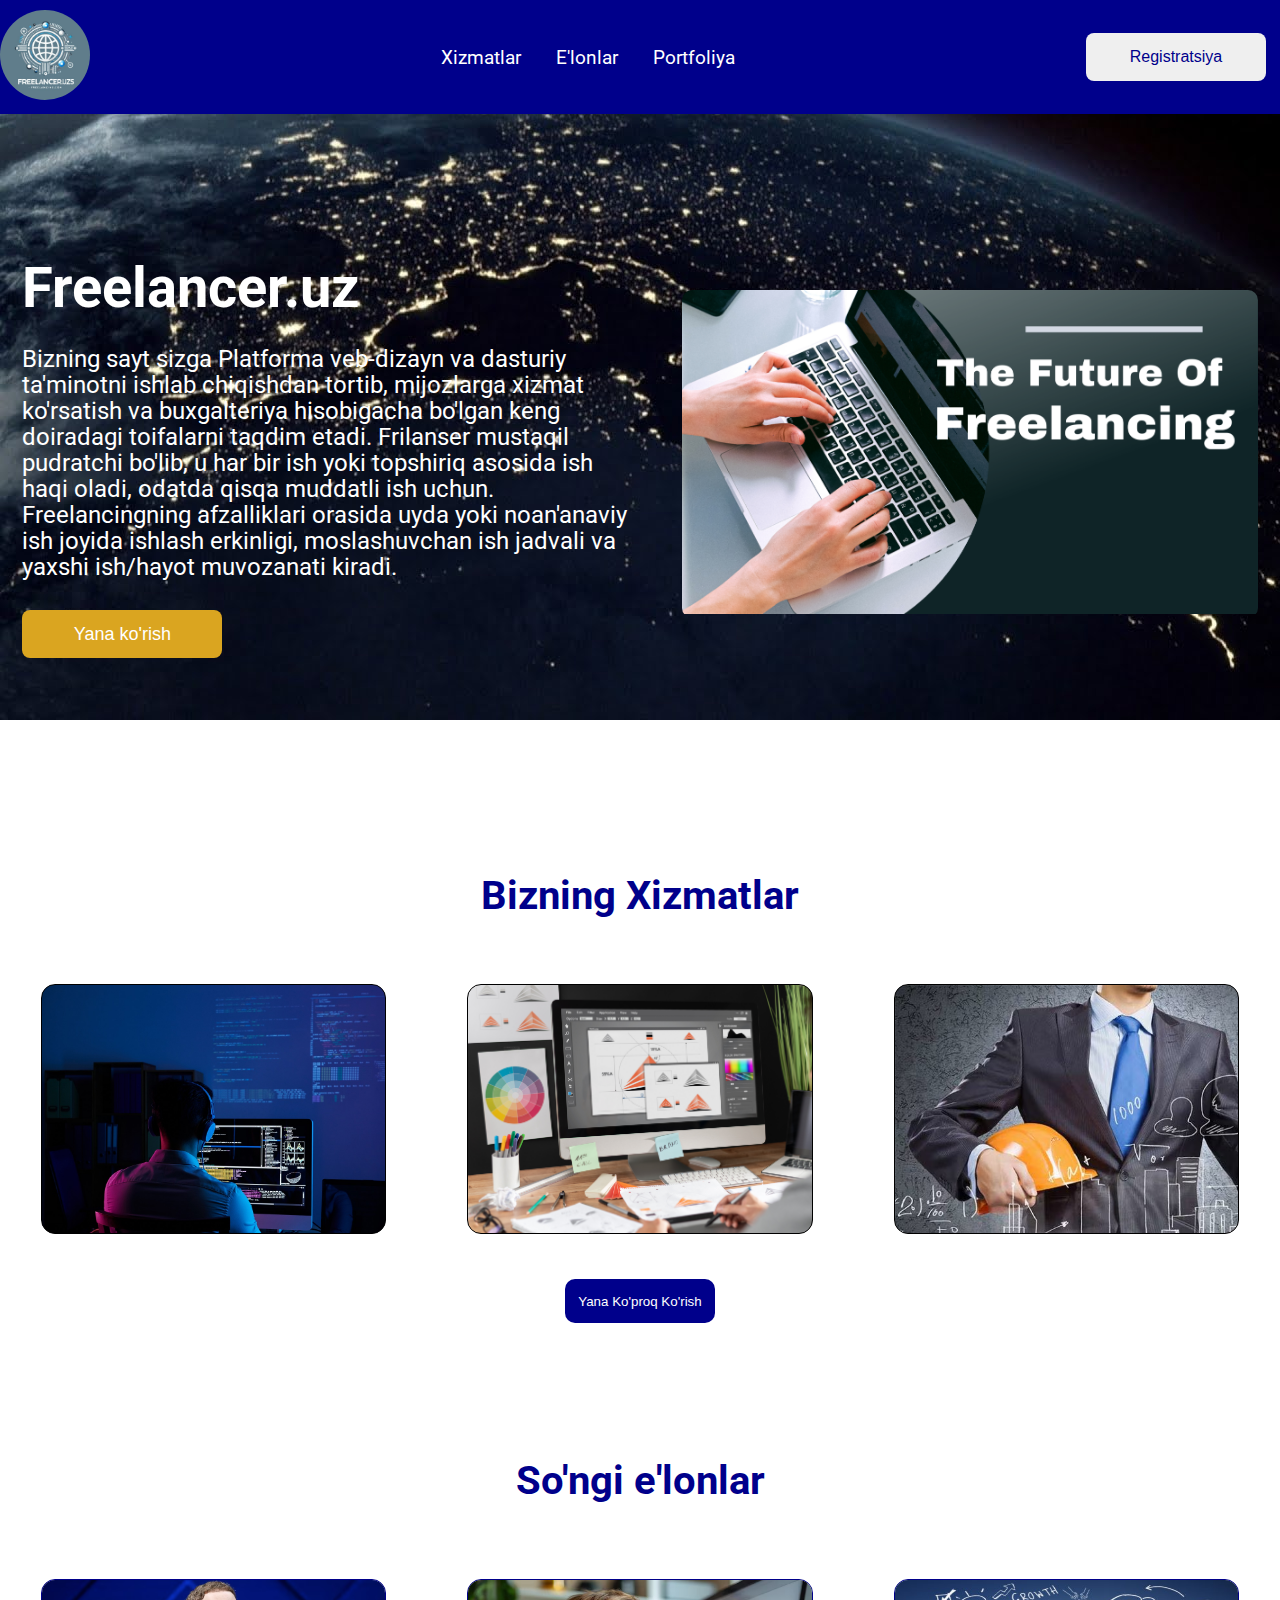
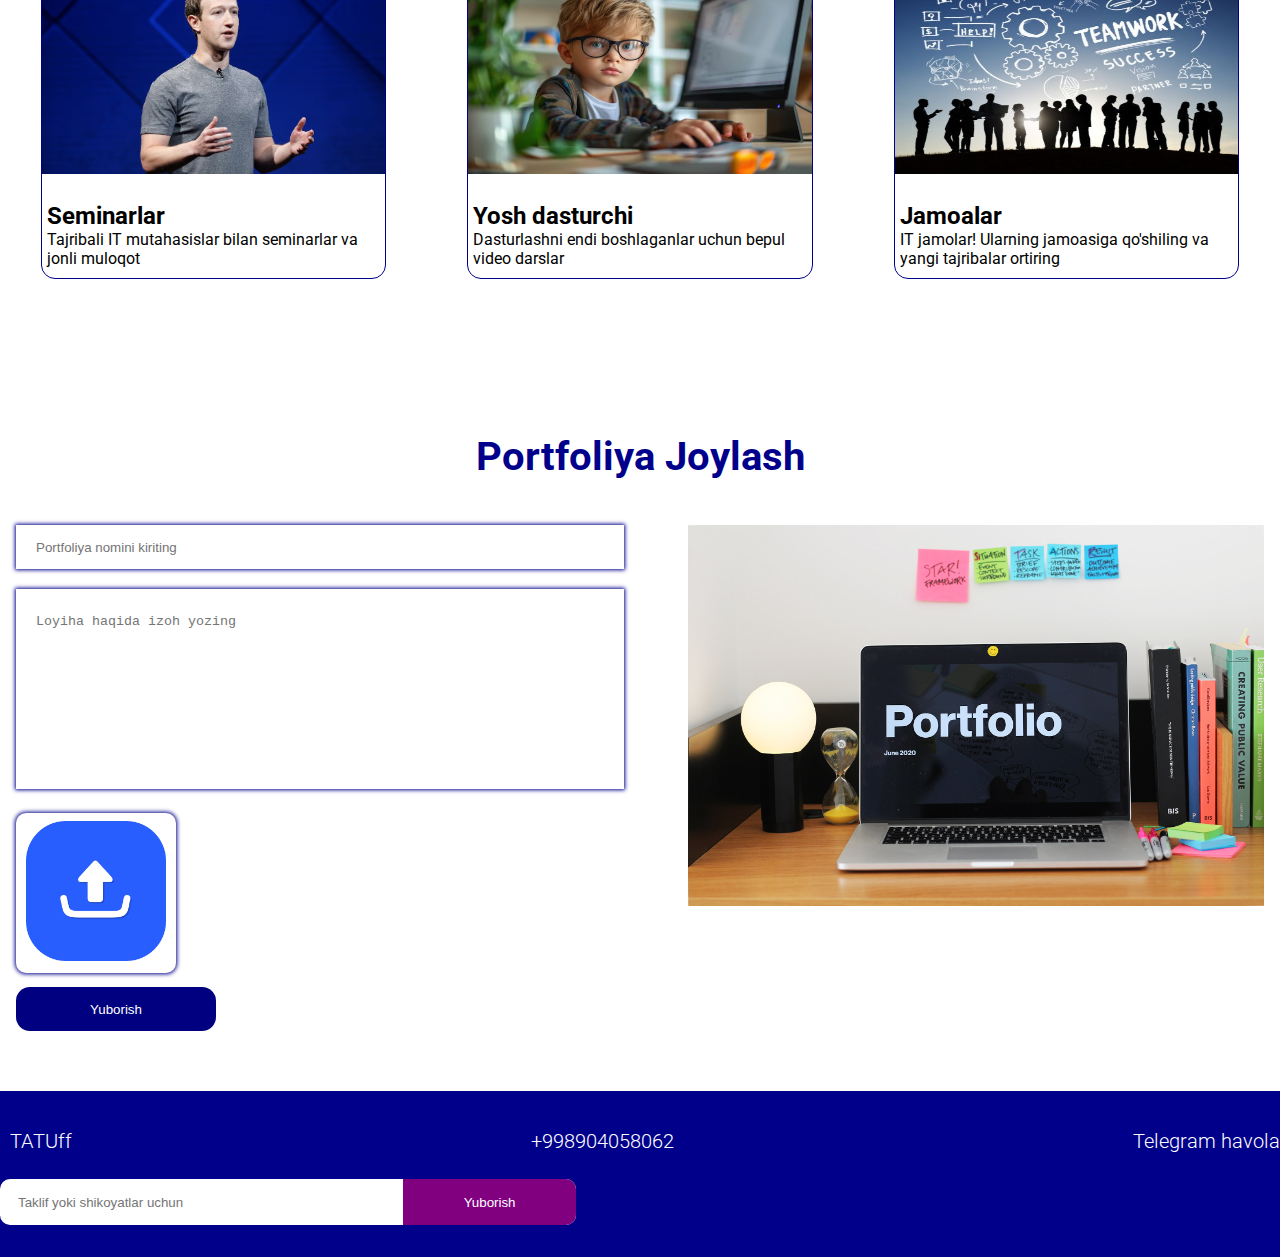
<file: 2-dedline(2)/index.html>
<!DOCTYPE html>
<html lang="en">

<head>
    <meta charset="UTF-8">
    <meta name="viewport" content="width=device-width, initial-scale=1.0">
    <title>Asosiy sahifa</title>
    <link rel="stylesheet" href="./css/style.css">
    <link rel="stylesheet" href="./css/media.css">

    <link rel="stylesheet" href="https://cdnjs.cloudflare.com/ajax/libs/font-awesome/6.7.0/css/all.min.css"
        integrity="sha512-9xKTRVabjVeZmc+GUW8GgSmcREDunMM+Dt/GrzchfN8tkwHizc5RP4Ok/MXFFy5rIjJjzhndFScTceq5e6GvVQ=="
        crossorigin="anonymous" referrerpolicy="no-referrer" />
</head>

<body>
    <header>
        <nav>
            <div class="container">
                <a href="#"> <img src="./img/logo1.jpg" alt=""></a>
                <ul>
                    <li><a href="#section1">Xizmatlar</a></li>
                    <li><a href="#section2">E'lonlar</a></li>
                    <li><a href="#section3">Portfoliya</a></li>
                </ul>
                <div>

                    <a href="./registratsiya.html"><button class="btn">Registratsiya</button>   
                    </a>
                    <div class="change_mod">
                        <i class="fa-solid fa-sun"></i>
                    </div>
                </div>

            </div>

            <button id="list_menu"> <i class="fa-solid fa-bars"></i></button>

        </nav>
        <div class="hero">
            <div class="container">
                <div id="modal">
                    <form action="">
                        <ul>
                            <li><a href="#section1">Xizmatlar</a></li>
                            <li><a href="#section2">E'lonlar</a></li>
                            <li><a href="#section3">Portfoliya</a></li>
                            <li><a href="./registratsiya.html">Registratsiya</a></li>
                        </ul>
                    </form>
                </div>
                <div class="hero_info">
                    <h2>Freelancer.uz</h2>
                    <p>Bizning sayt sizga Platforma veb-dizayn va dasturiy ta'minotni ishlab chiqishdan tortib,
                        mijozlarga xizmat ko'rsatish va buxgalteriya hisobigacha bo'lgan keng doiradagi toifalarni
                        taqdim etadi.

                        Frilanser mustaqil pudratchi bo'lib, u har bir ish yoki topshiriq asosida ish haqi oladi, odatda
                        qisqa muddatli ish uchun. Freelancingning afzalliklari orasida uyda yoki noan'anaviy ish joyida
                        ishlash erkinligi, moslashuvchan ish jadvali va yaxshi ish/hayot muvozanati kiradi.</p>
                    <button>Yana ko'rish</button>
                </div>
                <div class="hero_img">
                    <img src="./img/img1.png" alt="">
                </div>
            </div>
        </div>
    </header>
    <main>
        <section id="section1" class="section1">
            <div class="container">
                <h2 class="section_title">Bizning Xizmatlar</h2>
                <div class="block">
                    <div class="box box1">
                        <div class="box_info">
                            <h3>Dasturchilar</h3>
                            <p>Lorem ipsum dolor sit amet, consectetur adipisicing elit. Tempore, magnam tenetur hic et
                                harum error.</p>
                        </div>
                    </div>
                    <div class="box box2">
                        <div class="box_info">
                            <h3>Dizaynerlar</h3>
                            <p>Lorem ipsum dolor sit amet, consectetur adipisicing elit. Tempore, magnam tenetur hic et
                                harum error.</p>
                        </div>
                    </div>
                    <div class="box box3">
                        <div class="box_info">
                            <h3>Proyekt Menejeri</h3>
                            <p>Lorem ipsum dolor sit amet, consectetur adipisicing elit. Tempore, magnam tenetur hic et
                                harum error.</p>
                        </div>
                    </div>
                </div>
                <button>Yana Ko'proq Ko'rish</button>
            </div>
        </section>
        <section id="section2" class="section2">
            <div class="container">
                <h2 class="sec2_title">So'ngi e'lonlar</h2>


                <div class="elonlar">
                    <div class="elon">
                        <img src="./img/i1.avif" alt="">
                        <div class="elon_info">
                            <h2>Seminarlar</h2>
                            <p>Tajribali IT mutahasislar bilan seminarlar va jonli muloqot</p>
                        </div>
                    </div>
                    <div class="elon">
                        <img src="./img/i2.avif" alt="">
                        <div class="elon_info">
                            <h2>Yosh dasturchi</h2>
                            <p>Dasturlashni endi boshlaganlar uchun bepul video darslar</p>
                        </div>
                    </div>
                    <div class="elon">
                        <img src="./img/i3.jpg" alt="">
                        <div class="elon_info">
                            <h2>Jamoalar</h2>
                            <p>IT jamolar! Ularning jamoasiga qo'shiling va yangi tajribalar ortiring</p>
                        </div>
                    </div>
                </div>
            </div>
        </section>
        <section id="section3" class="section3">
            <div class="container">
                <h2 class="sec3_title">Portfoliya Joylash</h2>
                <div class="portfolio">
                    <div class="port_info">
                        <input class="text" type="text" placeholder="Portfoliya nomini kiriting"><br>
                        <textarea class="coment" name="" id="" cols="30" rows="10"
                            placeholder="Loyiha haqida izoh yozing"></textarea><br>

                        <div class="file"><input type="file" id="file"><br>
                            <label for="file"><img src="./img/plus.webp" alt=""></label>
                        </div>
                        <button>Yuborish</button>
                    </div>
                    <img src="./img/p1.jpg" alt="">
                </div>
            </div>
        </section>
    </main>
    <footer>
        <div class="f_up">
            <div class="container">
                <div><a href="https://www.google.com/maps/place/Tatuff/@40.3647971,71.7724425,17z/data=!3m1!4b1!4m6!3m5!1s0x38bb84ba1d76a659:0x7bc998c6a195e3d5!8m2!3d40.3647971!4d71.7750174!16s%2Fg%2F11g6qdrs6l?entry=ttu&g_ep=EgoyMDI0MTExOC4wIKXMDSoASAFQAw%3D%3D"
                        target="_blank"><i class="fa-solid fa-location-dot"></i>
                        <h3>TATUff</h3>
                    </a></div>
                <div><a href=""><i class="fa-solid fa-phone"></i>
                        <h3>+998904058062</h3>
                    </a></div>
                <div><a href="https://t.me/Adhamjonov_Aliakbar" target="_blank"><i class="fa-brands fa-telegram"></i>
                        <h3>Telegram havola</h3>
                    </a></div>
            </div>
        </div>
        <div class="f_down">
            <div class="container">
                <div class="massage">
                    <input type="text" placeholder="Taklif yoki shikoyatlar uchun">
                    <button>Yuborish</button>
                </div>
                <div class="social">
                    <a href="https://t.me/Adhamjonov_Aliakbar" target="_blank"><i class="fa-brands fa-telegram"></i></a>
                    <a href="" target="_blank"><i class="fa-brands fa-facebook"></i></a>
                    <a href="" target="_blank"><i class="fa-brands fa-instagram"></i></a>
                    <a href="" target="_blank"><i class="fa-brands fa-twitter"></i></a>
                </div>
            </div>
        </div>
    </footer>
    <script src="./js/script.js" defer></script>
</body>

</html>
</file>
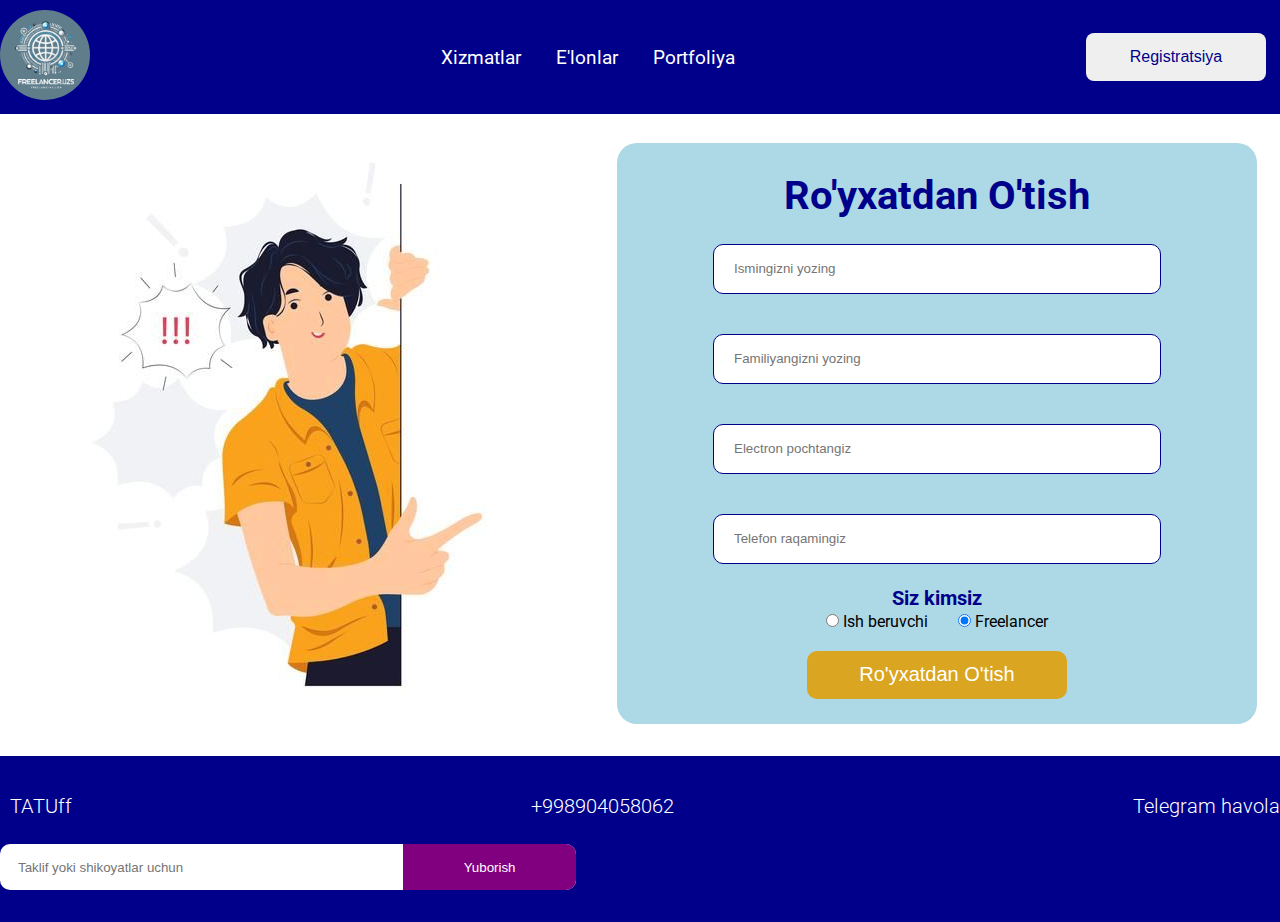
<file: 2-dedline(2)/registratsiya.html>
<!DOCTYPE html>
<html lang="en">

<head>
    <meta charset="UTF-8">
    <meta name="viewport" content="width=device-width, initial-scale=1.0">
    <title>Registratsiya</title>
    <link rel="stylesheet" href="./css/style.css">
    <link rel="stylesheet" href="./css/media.css">
    <link rel="stylesheet" href="https://cdnjs.cloudflare.com/ajax/libs/font-awesome/6.7.0/css/all.min.css"
        integrity="sha512-9xKTRVabjVeZmc+GUW8GgSmcREDunMM+Dt/GrzchfN8tkwHizc5RP4Ok/MXFFy5rIjJjzhndFScTceq5e6GvVQ=="
        crossorigin="anonymous" referrerpolicy="no-referrer" />
</head>

<body>
    <header>
        <nav>
            <div class="container">
                <a href="#"> <img src="./img/logo1.jpg" alt=""></a>
                <ul>
                    <li><a href="#section1">Xizmatlar</a></li>
                    <li><a href="#section2">E'lonlar</a></li>
                    <li><a href="#section3">Portfoliya</a></li>
                </ul>
                <div>

                    <a href="./registratsiya.html"><button class="btn">Registratsiya</button>   
                    </a>
                    <div class="change_mod">
                        <i class="fa-solid fa-sun"></i>
                    </div>
                </div>

            </div>

            <button id="list_menu"> <i class="fa-solid fa-bars"></i></button>

        </nav>
        <div class="hero_reg">
            <div class="container">
                <div id="modal">
                    <form action="">
                        <ul>
                            <li><a href="./index.html#section1">Xizmatlar</a></li>
                            <li><a href="./index.html#section2">E'lonlar</a></li>
                            <li><a href="./index.html#section3">Portfoliya</a></li>
                            <li><a href="./registratsiya.html">Registratsiya</a></li>
                        </ul>
                    </form>
                </div>
            </div>
        </div>
    </header>
    <main>
        <section class="section4">
            <div class="container">
                <img src="./img/HomePageImgAvatar.jpg" alt="">
                <div class="reg_info">
                    <h2 class="reg_title">Ro'yxatdan O'tish</h2>
                    <input class="oddiy" type="text" placeholder="Ismingizni yozing"><br>
                    <input class="oddiy" type="text" placeholder="Familiyangizni yozing"><br>
                    <input class="oddiy" type="email" placeholder="Electron pochtangiz"><br>
                    <input class="oddiy" type="tel" placeholder="Telefon raqamingiz">


                    <h4 class="change_name">Siz kimsiz</h4>
                    <div class="radios">
                        <div><input  id="Ish beruvchi" type="radio" name="radio">
                            <label for="Ish beruvchi">Ish beruvchi</label>
                        </div>
                        <div><input id="Freelancer" type="radio" name="radio" checked>
                            <label for="Freelancer">Freelancer</label>
                        </div>
                    </div>
                    <button>Ro'yxatdan O'tish</button>
                </div>
            </div>
        </section>
    </main>
    <footer>
        <div class="f_up">
            <div class="container">
                <div><a href="https://www.google.com/maps/place/Tatuff/@40.3647971,71.7724425,17z/data=!3m1!4b1!4m6!3m5!1s0x38bb84ba1d76a659:0x7bc998c6a195e3d5!8m2!3d40.3647971!4d71.7750174!16s%2Fg%2F11g6qdrs6l?entry=ttu&g_ep=EgoyMDI0MTExOC4wIKXMDSoASAFQAw%3D%3D" target="_blank"><i class="fa-solid fa-location-dot"></i>
                        <h3>TATUff</h3>
                    </a></div>
                <div><a href=""><i class="fa-solid fa-phone"></i>
                        <h3>+998904058062</h3>
                    </a></div>
                <div><a href="https://t.me/Adhamjonov_Aliakbar" target="_blank"><i class="fa-brands fa-telegram"></i>
                        <h3>Telegram havola</h3>
                    </a></div>
            </div>
        </div>
        <div class="f_down">
            <div class="container">
                <div class="massage">
                    <input type="text" placeholder="Taklif yoki shikoyatlar uchun">
                    <button>Yuborish</button>
                </div>
                <div class="social">
                    <a href="https://t.me/Adhamjonov_Aliakbar" target="_blank"><i class="fa-brands fa-telegram"></i></a>
                    <a href="" target="_blank"><i class="fa-brands fa-facebook"></i></a>
                    <a href="" target="_blank"><i class="fa-brands fa-instagram"></i></a>
                    <a href="" target="_blank"><i class="fa-brands fa-twitter"></i></a>
                </div>
            </div>
        </div>
    </footer>
    <script src="./js/script.js" defer></script>
</body>

</html>
</file>
<file: 2-dedline(2)/css/style.css>
@import url('https://fonts.googleapis.com/css2?family=Ibarra+Real+Nova:ital,wght@0,400..700;1,400..700&family=Inter:ital,opsz,wght@0,14..32,100..900;1,14..32,100..900&family=Lato:ital,wght@0,100;0,300;0,400;0,700;0,900;1,100;1,300;1,400;1,700;1,900&family=Montserrat:ital,wght@0,100..900;1,100..900&family=Nunito+Sans:ital,opsz,wght@0,6..12,200..1000;1,6..12,200..1000&family=Poppins:ital,wght@0,100;0,200;0,300;0,400;0,500;0,600;0,700;0,800;0,900;1,100;1,200;1,300;1,400;1,500;1,600;1,700;1,800;1,900&family=Roboto:ital,wght@0,100;0,300;0,400;0,500;0,700;0,900;1,100;1,300;1,400;1,500;1,700;1,900&display=swap');

* {
    margin: 0;
    padding: 0;
    box-sizing: border-box;
}

.container {
    max-width: 1300px;
    margin: 0 auto;
    font-family: "Roboto", sans-serif;
}

nav {
    background-color: darkblue;
    position: fixed;
    width: 100%;
    z-index: 45;
}

nav .container {
    display: flex;
    align-items: center;
    justify-content: space-between;
    padding: 10px 0px;
    position: relative;
}

nav div {
    display: flex;
    align-items: center;
}



nav .container i {
    font-size: 30px;
    /* display: none; */
    color: white;
    margin-left: 14px;
}

nav img {
    width: 90px;
    border-radius: 50%;
}

nav h2 {
    color: white;
    font-size: 42px;
    line-height: 60px;
    font-weight: 800;
}

nav .btn {
    width: 180px;
    height: 48px;
    border: none;
    border-radius: 8px;
    font-size: 16px;
    color: darkblue;
    position: relative;
    overflow: hidden;
}

nav .btn::after {
    content: "Registratsiya";
    width: 0;
    height: 100%;
    position: absolute;
    background-color: goldenrod;
    top: 0;
    left: 0;
    color: white;
    display: flex;
    align-items: center;
    justify-content: center;
    transition: all 1s ease;
    z-index: -1;
}

nav .btn:hover::after {
    cursor: pointer;
    width: 100%;
    z-index: 1;
}


.hero {
    background: url("../img/maxresdefault.jpg");
    background-repeat: no-repeat;
    background-size: 100%;
    background-position: left top;
}

.hero .container {
    padding: 250px 0px 110px 0px;
    display: flex;
    align-items: center;
    justify-content: space-around;
    position: relative;
}

nav ul {
    display: flex;
    gap: 35px;
    list-style: none;
}

nav ul a {
    font-size: 19px;
    text-decoration: none;
    text-transform: capitalize;
    color: white;
    font-weight: 400;
    transition: all .3s ease;
}

#list_menu {
    width: 46px;
    height: 46px;
    background: black;
    color: white;
    display: none;
    position: absolute;
    top: 9px;
    right: 50px;
    border: none;
    border-radius: 6px;
}

#modal {
    width: 100%;
    position: fixed;
    z-index: 2;
    background-color: rgba(0, 0, 0, 0.54);
    height: 100vh;
    display: flex;
    align-items: center;
    justify-content: center;
    /* position: relative; */
    display: none;
}

#modal form {
    top: 210px;
    right: 0;
    position: absolute;
    background-color: white;
    width: 90%;
    height: 320px;
    display: flex;
    align-items: center;
    justify-content: center;
    border-radius: 20px;
}

#modal form ul {
    list-style: none;
}

#modal form ul a {
    line-height: 35px;
    color: black;
    font-size: 20px;
    text-decoration: none;
    text-transform: capitalize;
}

#modal form button {
    background-color: blue;
    color: white;
    width: 100px;
    height: 40px;
    border: none;
    border-radius: 10px;
}

nav ul a:hover {
    color: goldenrod;
}

.hero_info {
    width: 48%;
    color: white;
}

.hero_info h2 {
    font-size: 56px;
    line-height: 76px;
    margin-bottom: 20px;
    font-weight: 700;
    transition: all .5s ease;
}

.hero_info h2:hover {
    color: gold;
}

.hero_info p {
    font-size: 24px;
    line-height: 26px;
    font-weight: 400;
    transition: all .4s ease;
}

.hero_info p:hover {
    color: goldenrod;
}

.hero_info button {
    width: 200px;
    height: 48px;
    border: none;
    border-radius: 8px;
    color: white;
    background-color: goldenrod;
    font-size: 18px;
    margin-top: 30px;
    position: relative;
    overflow: hidden;
}

.hero_info button::after {
    content: "Yana ko'rish";
    width: 10px;
    height: 100%;
    position: absolute;
    background-color: darkblue;
    top: 0;
    left: 0;
    color: white;
    display: flex;
    align-items: center;
    justify-content: center;
    transition: all .9s ease;
    z-index: -2;
}

.hero_info button:hover::after {
    cursor: pointer;
    width: 100%;
    z-index: 2;
}

.hero_img {
    width: 45%;
    border-radius: 10px;
    overflow: hidden;
    transition: all .4s ease;
}

.hero_img:hover {
    transform: scale(1.05);
}

.hero_img img {
    width: 100%;
}

.section1 .container {
    padding: 100px 0px 30px 0px;
}

.section_title {
    text-align: center;
    color: darkblue;
    font-size: 40px;
    line-height: 56px;
    font-weight: 700;
}

.section1 .block {
    display: flex;
    align-items: center;
    justify-content: space-around;
    margin: 60px 0px 45px 0px;
}

.section1 .block .box {
    width: 27%;
    height: 250px;
    border: 1px solid black;
    overflow: hidden;
    position: relative;
    border-radius: 14px;
}

.block .box .box_info {
    height: 100%;
    position: absolute;
    bottom: -100%;
    transition: all .7s ease;
    backdrop-filter: blur(6px);
    color: goldenrod;
    padding: 140px 10px 10px;
    text-align: left;
    width: 100%;
}

.block .box:hover .box_info {
    bottom: 0;
}

.box1 {
    background: url("../img/b1.jpg");
    background-size: 120%;
    background-repeat: no-repeat;
}

.box2 {
    background: url("../img/b3.jpg");
    background-size: 120%;
    background-repeat: no-repeat;
}

.box_info h3 {
    margin-bottom: 10px;
    font-size: 24px;
}

.box3 {
    background: url("../img/b4.avif");
    background-size: 180%;
    background-repeat: no-repeat;
}

.section1 {
    text-align: center;
}

.section1 button {
    width: 150px;
    height: 44px;
    background-color: darkblue;
    color: white;
    border: none;
    border-radius: 10px;
    transition: all .3s ease;
}

.section1 button:hover {
    box-shadow: 0px 0px 5px 2px goldenrod;
    transform: scale(1.05);
}

.section2 .container {
    padding: 100px 0px 90px 0px;
}

.section2 .sec2_title {
    text-align: center;
    color: darkblue;
    font-size: 40px;
    line-height: 56px;
}

.section2 .elonlar {
    display: flex;
    align-items: center;
    justify-content: space-around;
    margin-top: 70px;
}

.elonlar .elon {
    width: 27%;
    text-align: left;
    height: 300px;
    border: 1px solid darkblue;
    position: relative;
    border-radius: 14px;
    overflow: hidden;
    transition: all .4s ease;
}

.elonlar .elon img {
    width: 100%;
    height: 65%;
}

.elon .elon_info {
    padding: 10px 5px;
    position: absolute;
    bottom: 0;
}

.elon:hover {
    transform: scale(1.05);
}

.sec3_title {
    text-align: center;
    font-size: 40px;
    line-height: 56px;
    font-weight: 700;
    color: darkblue;
    margin-bottom: 40px;
}

.section3 .container {
    padding: 60px 0px;
}

.section3 .container .portfolio {
    display: flex;
    align-items: start;
    justify-content: space-around;
}

.portfolio img {
    width: 45%;
    transition: all .4s ease;
}

.portfolio img:hover {
    transform: scale(.98);
}

.port_info {
    width: 50%;
}

.port_info .text {
    width: 95%;
    margin: 0px 30px 20px 0px;
    height: 44px;
    border: none;
    box-shadow: 0px 0px 4px 1px darkblue;
    padding: 10px 20px;
    outline: none;
}

.port_info .coment {
    width: 95%;
    padding: 25px 20px;
    border: none;
    box-shadow: 0px 0px 4px 1px darkblue;
    outline: none;
    resize: none;
    overflow-y: auto;
}

.port_info .file {
    width: 160px;
    height: 160px;
    overflow: hidden;
    position: relative;
    border-radius: 10px;
    display: flex;
    align-items: center;
    justify-content: center;
    margin-top: 20px;
    box-shadow: 0px 0px 4px 1px darkblue;
    padding: 10px;
    outline: none;
}

.port_info button {
    width: 200px;
    height: 44px;
    border: none;
    border-radius: 14px;
    margin-top: 14px;
    background-color: navy;
    color: white;
    transition: all .4s ease;
}

.port_info button:hover {
    cursor: pointer;
    transform: scale(1.06);
}

.file input {
    position: absolute;
    top: -100%;
}

.port_info .file img {
    width: 100%;
}

footer {
    background-color: darkblue;
    padding: 22px 0px;
}

.f_up .container {
    padding: 15px 0px;
    display: flex;
    align-items: center;
    justify-content: space-between;
}

.f_up a {
    text-decoration: none;
    display: flex;
    align-items: center;
    gap: 10px;
    color: white;
}

.f_up a h3 {
    font-weight: 300;
    font-size: 20px;
    line-height: 26px;
}

.f_up a i {
    font-size: 24px;
}

.massage {
    width: 45%;
    height: 46px;
    background-color: white;
    display: flex;
    justify-content: space-between;
    align-items: center;
    border-radius: 10px;
    outline: none;
    overflow: hidden;
}

.massage input {
    width: 70%;
    border: none;
    outline: none;
    padding: 6px 18px;
}

.massage button {
    height: 100%;
    width: 30%;
    background-color: purple;
    color: white;
    border: none;
}

.f_down .container {
    padding: 10px 0px;
    display: flex;
    align-items: center;
    justify-content: space-between;
}

.f_down a {
    text-decoration: none;
    display: flex;
    align-items: center;
    gap: 10px;
    color: white;
}

.f_down .social {
    display: flex;
    align-items: center;
    gap: 10px;
}

.f_down a i {
    font-size: 24px;
}

.section4 .container {
    padding: 120px 0px 10px 0px;
    display: flex;
    align-items: center;
    justify-content: space-around;
}

.reg_title {
    text-align: center;
    font-size: 40px;
    line-height: 56px;
    font-weight: 700;
    color: darkblue;
}

.reg_info {
    width: 50%;
    background-color: lightblue;
    padding: 25px 0px;
    border-radius: 20px;
}


.change_name {
    text-align: center;
    font-size: 20px;
    line-height: 28px;
    font-weight: 700;
    color: darkblue;
}

.radios {
    display: flex;
    justify-content: center;
    gap: 30px;
    margin-bottom: 20px;
}

.reg_info button {
    width: 260px;
    height: 48px;
    border: none;
    border-radius: 10px;
    background-color: goldenrod;
    color: white;
    font-size: 20px;
    margin-left: 50%;
    transform: translate(-50%);
}

.reg_info .oddiy {
    width: 70%;
    height: 50px;
    margin: 20px 0 20px 50%;
    padding: 10px 20px;
    border: 1.5px solid darkblue;
    outline: none;
    border-radius: 10px;
    transform: translate(-50%);

}

.nav_title {
    color: white;
    font-size: 40px;
    line-height: 56px;
}
</file>
<file: 2-dedline(2)/css/media.css>
* {
    margin: 0;
    padding: 0;
    box-sizing: border-box;
}

@media(max-width:447px) {
    nav .container {
        padding: 5px 10px;
        /* justify-content: center; */
        overflow: hidden;
    }


    nav ul {
        display: none;
    }

    nav .container img {
        width: 50px;
    }

    .hero {
        background: url("../img/maxresdefault.jpg");
        background-repeat: no-repeat;
        background-size: 600%;
        background-position: center;
    }

    .hero .container {
        padding: 100px 0px 30px 0px;
        flex-wrap: wrap;
        /* overflow: hidden; */
    }

    .btn {
        display: none;
    }

    #list_menu {
        display: block;
        /* margin-right: 100px; */
    }

    /* #modal {
        display: block;
    } */

    .hero .container .hero_info {
        width: 90%;
        margin: auto;
    }

    .hero .container .hero_info h2 {
        font-size: 27px;
        line-height: 34px;
        margin-bottom: 10px;
        color: white;
        font-weight: 600;
        transition: all .5s ease;
    }

    .hero_info button {
        width: 86%;
        margin-top: 20px;
    }

    .hero .container .hero_info h2:hover {
        color: gold;
    }

    .hero .container .hero_info p {
        font-size: 14px;
        line-height: 20px;
    }

    .hero .hero_img {
        display: none;
    }

    .section1 .container {
        padding: 60px 0px 30px 0px;
    }

    .section1 .container .block {
        flex-direction: column;
        gap: 30px;
        flex-wrap: wrap;
    }

    .section1 .block .box {
        width: 90%;
        height: 175px;
        background-size: 250%;
    }

    .block .box .box_info {
        height: 100%;
        position: absolute;
        bottom: -100%;
        transition: all .7s ease;
        backdrop-filter: blur(6px);
        color: goldenrod;
        padding: 40px 10px 10px;
        text-align: left;
        width: 100%;
    }

    .section_title {
        width: 90%;
        margin: auto;
        font-size: 29px;
        line-height: 36px;
    }

    .section1 .container button {
        width: 86%;
        margin: auto;
    }

    .section2 .container .elonlar {
        margin-top: 24px;
        flex-wrap: wrap;
        flex-direction: column;
        gap: 30px;
    }

    .section2 .elonlar .elon {
        width: 90%;
        height: 290px;
    }

    .section2 .container {
        padding: 60px 0px 50px 0px;
    }

    .section2 .sec2_title {
        width: 90%;
        margin: auto;
        font-size: 29px;
        line-height: 36px;
    }

    .section3 .container {
        padding: 30px 0px;
    }

    .section3 .container .portfolio {
        margin-top: 20px;
        flex-wrap: wrap;
        flex-direction: column;
        gap: 30px;
    }

    .section3 .portfolio .port_info {
        width: 90%;
        margin: auto;
    }

    .section3 .portfolio img {
        width: 89%;
        margin: auto;
    }

    .section3 .port_info button {
        width: 85%;
        margin: 10px auto 0px auto;
    }

    .port_info .file {
        width: 100px;
        height: 100px;
        /* margin: auto; */
        display: flex;
        align-items: center;
        justify-content: center;
    }

    .file label {
        width: 100%;
        display: flex;
        align-items: center;
        justify-content: center;
    }

    .file label img {
        width: 100%;
    }

    .section3 .sec3_title {
        width: 90%;
        margin: auto;
        font-size: 29px;
        line-height: 36px;
    }

    .f_up .container {
        padding: 10px 4px;
        flex-wrap: wrap;
    }

    .f_up a {
        margin-bottom: 10px;
    }

    .f_up a h3 {
        font-weight: 300;
        font-size: 16px;
        line-height: 22px;
    }

    .f_up a i {
        font-size: 20px;
    }

    .f_down .container {
        padding: 10px 4px;
        flex-wrap: wrap;
    }

    .massage {
        width: 90%;
        margin: auto;
    }

    .f_down .container .social {
        margin: 30px auto 0px auto;
        width: 90%;

    }

    .f_down .container .social i {
        font-size: 20px;
    }

    .nav_title {
        display: block;
        font-size: 26px;
        /* color: white; */
        line-height: 39px;
    }

    .section4 .container {
        padding: 80px 0px 10px 0px;
    }

    .section4 .container img {
        display: none;
    }

    .reg_info {
        width: 90%;
        margin: auto;
        flex-direction: column;
        gap: 20px;
    }

    .reg_title {
        font-size: 29px;
        line-height: 36px;
        width: 90%;
        margin: auto;
    }

    .reg_info .oddiy {
        width: 85%;
    }
    .reg_info button{
        width: 80%;
    }
    .change_mod{
        display: block;
    }
}
</file>
